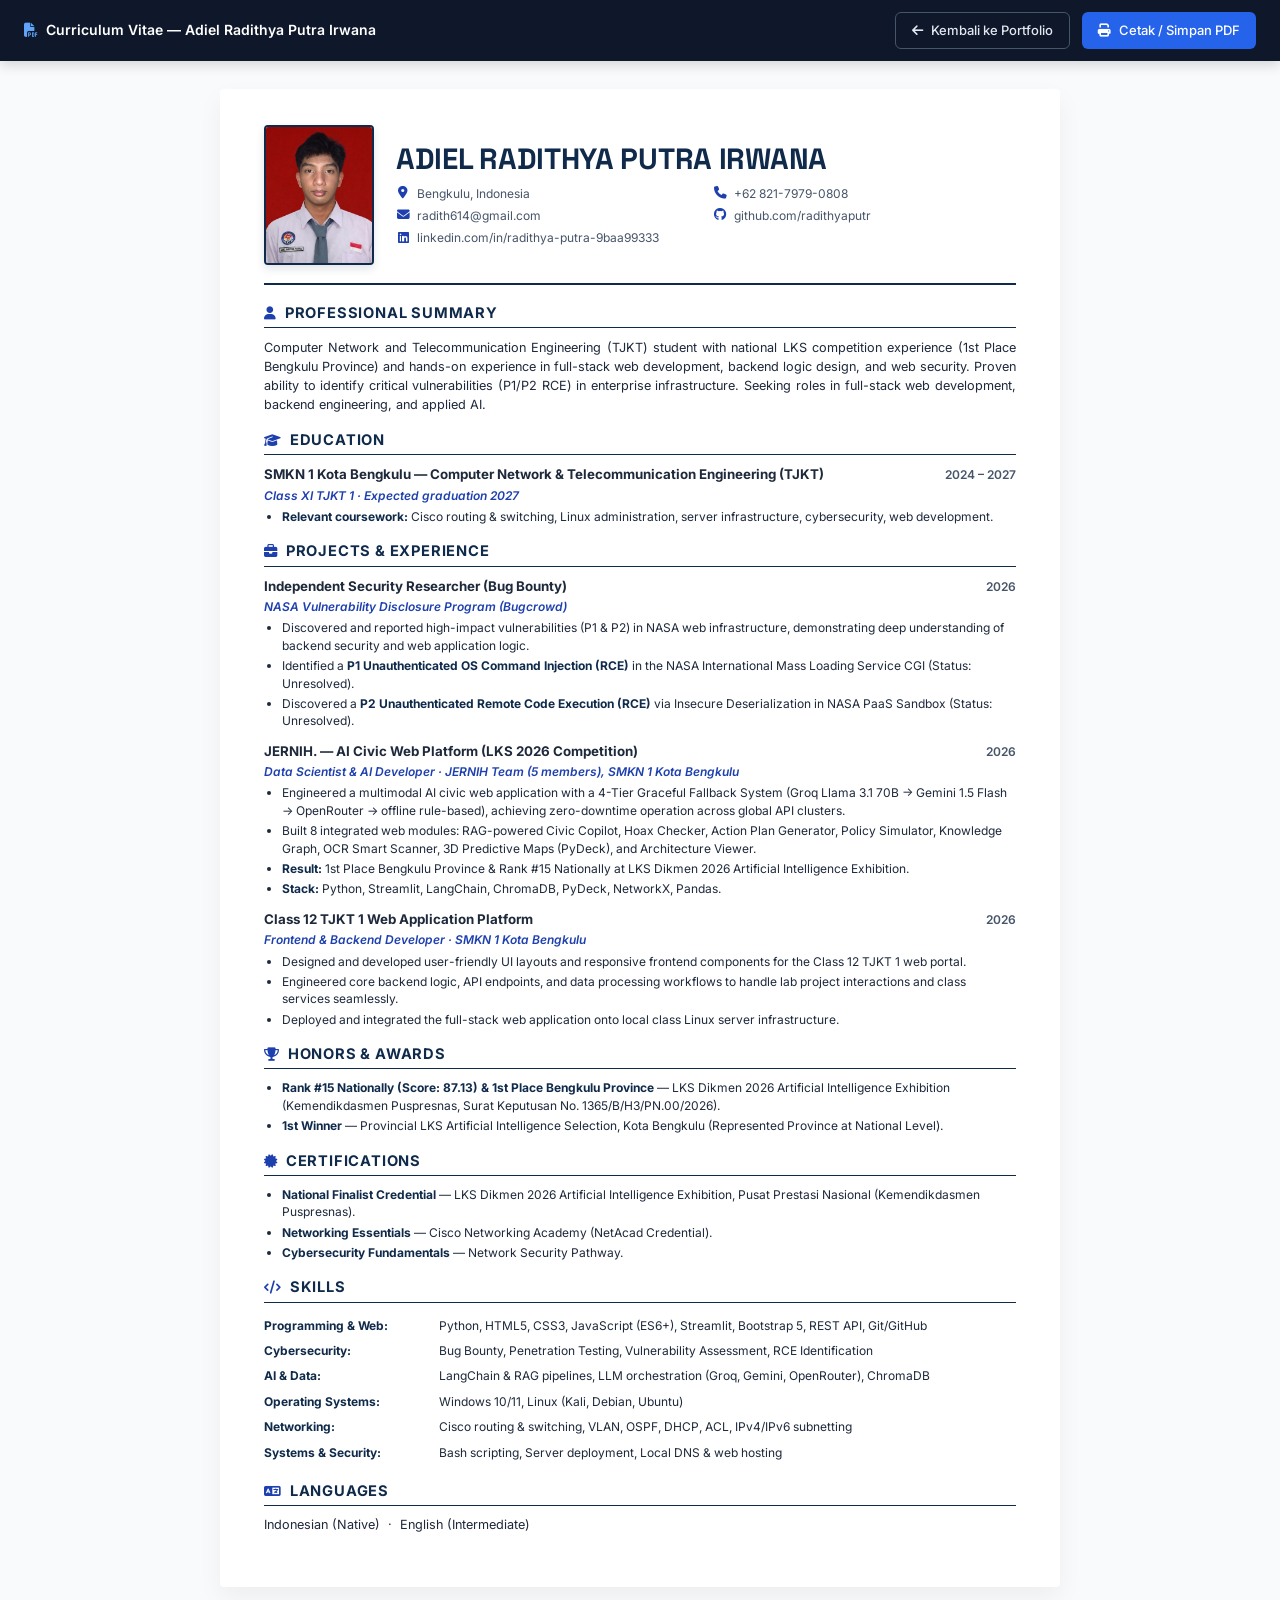
<file: assets/cv.html>
<!DOCTYPE html>
<html lang="en">

<head>
  <meta charset="UTF-8" />
  <meta name="viewport" content="width=device-width, initial-scale=1.0" />
  <title>Adiel Radithya Putra Irwana — Curriculum Vitae</title>

  <!-- Google Fonts: Inter & Space Grotesk -->
  <link rel="preconnect" href="https://fonts.googleapis.com">
  <link rel="preconnect" href="https://fonts.gstatic.com" crossorigin>
  <link href="https://fonts.googleapis.com/css2?family=Inter:wght@300;400;500;600;700&family=Space+Grotesk:wght@600;700&display=swap" rel="stylesheet">
  
  <!-- Font Awesome Icons -->
  <link rel="stylesheet" href="https://cdnjs.cloudflare.com/ajax/libs/font-awesome/6.5.2/css/all.min.css">

  <style>
    /* ============================================================
       FORMAL PROFESSIONAL CV STYLING — ATS & COMPETITION FRIENDLY
       Print: Ctrl+P -> Save as PDF -> A4
       ============================================================ */
    :root {
      --primary-color: #0f2a4a;
      --secondary-color: #1e40af;
      --accent-color: #2563eb;
      --text-dark: #1e293b;
      --text-muted: #475569;
      --bg-page: #f8fafc;
      --bg-card: #ffffff;
      --border-color: #cbd5e1;
    }

    * {
      box-sizing: border-box;
      margin: 0;
      padding: 0;
    }

    body {
      font-family: 'Inter', system-ui, -apple-system, BlinkMacSystemFont, "Segoe UI", Roboto, sans-serif;
      font-size: 10pt;
      color: var(--text-dark);
      background: var(--bg-page);
      line-height: 1.45;
      -webkit-print-color-adjust: exact;
      print-color-adjust: exact;
    }

    /* Top Navigation bar for Web View */
    .action-bar {
      position: sticky;
      top: 0;
      z-index: 100;
      background: #0f172a;
      padding: 12px 24px;
      display: flex;
      justify-content: space-between;
      align-items: center;
      box-shadow: 0 4px 12px rgba(0, 0, 0, 0.15);
    }

    .action-bar .brand {
      color: #ffffff;
      font-weight: 600;
      font-size: 14px;
      display: flex;
      align-items: center;
      gap: 8px;
    }

    .btn-group-actions {
      display: flex;
      gap: 12px;
    }

    .btn-action {
      background: #2563eb;
      color: #ffffff;
      border: none;
      border-radius: 6px;
      padding: 8px 16px;
      font-family: inherit;
      font-size: 13px;
      font-weight: 500;
      cursor: pointer;
      display: inline-flex;
      align-items: center;
      gap: 8px;
      text-decoration: none;
      transition: all 0.2s ease;
    }

    .btn-action:hover {
      background: #1d4ed8;
      transform: translateY(-1px);
    }

    .btn-action-outline {
      background: transparent;
      color: #e2e8f0;
      border: 1px solid #475569;
    }

    .btn-action-outline:hover {
      background: #1e293b;
      color: #ffffff;
      border-color: #94a3b8;
    }

    /* Main Container Page */
    .page {
      max-width: 840px;
      margin: 28px auto;
      background: var(--bg-card);
      padding: 36px 44px;
      box-shadow: 0 10px 25px rgba(0, 0, 0, 0.05);
      border-radius: 4px;
    }

    /* Header Section - Photo on LEFT */
    .header-container {
      display: flex;
      align-items: center;
      gap: 22px;
      padding-bottom: 18px;
      border-bottom: 2px solid var(--primary-color);
      margin-bottom: 18px;
    }

    /* Left Side: Photo Box */
    .photo-box {
      width: 110px;
      height: 140px;
      flex-shrink: 0;
      border: 2px solid var(--primary-color);
      border-radius: 4px;
      overflow: hidden;
      box-shadow: 0 4px 8px rgba(15, 42, 74, 0.12);
      background: #f1f5f9;
      display: flex;
      align-items: center;
      justify-content: center;
    }

    .photo-box img {
      width: 100%;
      height: 100%;
      object-fit: cover;
      object-position: center top;
    }

    /* Right Side: Header Info */
    .header-details {
      flex: 1;
    }

    .applicant-name {
      font-family: 'Space Grotesk', 'Inter', sans-serif;
      font-size: 22pt;
      font-weight: 700;
      color: var(--primary-color);
      letter-spacing: -0.3px;
      line-height: 1.15;
      margin-bottom: 8px;
      text-transform: uppercase;
    }

    .contact-grid {
      display: grid;
      grid-template-columns: repeat(2, minmax(0, 1fr));
      gap: 5px 14px;
      font-size: 9pt;
      color: var(--text-muted);
    }

    .contact-item {
      display: flex;
      align-items: center;
      gap: 7px;
    }

    .contact-item i {
      color: var(--secondary-color);
      width: 14px;
      text-align: center;
      font-size: 9.5pt;
    }

    .contact-item a {
      color: var(--text-muted);
      text-decoration: none;
    }

    .contact-item a:hover {
      color: var(--secondary-color);
      text-decoration: underline;
    }

    /* Section Styling */
    section {
      margin-bottom: 16px;
    }

    .section-title {
      font-size: 11pt;
      font-weight: 700;
      text-transform: uppercase;
      letter-spacing: 0.8px;
      color: var(--primary-color);
      border-bottom: 1.5px solid var(--primary-color);
      padding-bottom: 3px;
      margin-bottom: 10px;
      display: flex;
      align-items: center;
      gap: 8px;
    }

    .section-title i {
      font-size: 10pt;
      color: var(--secondary-color);
    }

    .summary-text {
      font-size: 9.5pt;
      color: var(--text-dark);
      text-align: justify;
      line-height: 1.5;
    }

    /* Entry Item styling */
    .entry-item {
      margin-bottom: 12px;
      page-break-inside: avoid;
    }

    .entry-header {
      display: flex;
      justify-content: space-between;
      align-items: baseline;
      gap: 16px;
      margin-bottom: 2px;
    }

    .entry-title {
      font-weight: 700;
      font-size: 10pt;
      color: var(--text-dark);
    }

    .entry-subtitle {
      font-weight: 600;
      font-style: italic;
      font-size: 9pt;
      color: var(--secondary-color);
      margin-bottom: 4px;
    }

    .entry-date {
      font-size: 9pt;
      font-weight: 600;
      color: var(--text-muted);
      white-space: nowrap;
    }

    /* Bullet lists */
    ul.bullet-list {
      margin-left: 18px;
      margin-top: 3px;
    }

    ul.bullet-list li {
      margin-bottom: 3px;
      font-size: 9pt;
      color: var(--text-dark);
      line-height: 1.45;
    }

    ul.bullet-list li strong {
      color: var(--primary-color);
    }

    /* Skills Table / List */
    .skills-table {
      width: 100%;
      border-collapse: collapse;
      font-size: 9pt;
    }

    .skills-table td {
      padding: 4px 8px 4px 0;
      vertical-align: top;
    }

    .skills-table td.skill-label {
      font-weight: 700;
      color: var(--primary-color);
      width: 175px;
      white-space: nowrap;
    }

    .skills-table td.skill-val {
      color: var(--text-dark);
    }

    /* Print Styles */
    @media print {
      body {
        background: #ffffff;
      }

      .action-bar {
        display: none !important;
      }

      .page {
        max-width: 100%;
        margin: 0;
        padding: 0;
        box-shadow: none;
        border-radius: 0;
      }

      @page {
        size: A4 portrait;
        margin: 10mm 14mm;
      }
    }
  </style>
</head>

<body>

  <!-- TOP ACTION BAR (For Web Navigation & Download) -->
  <div class="action-bar">
    <div class="brand">
      <i class="fa-solid fa-file-pdf" style="color: #60a5fa;"></i>
      <span>Curriculum Vitae — Adiel Radithya Putra Irwana</span>
    </div>
    <div class="btn-group-actions">
      <a href="../index.html" class="btn-action btn-action-outline">
        <i class="fa-solid fa-arrow-left"></i> Kembali ke Portfolio
      </a>
      <button class="btn-action" onclick="window.print()">
        <i class="fa-solid fa-print"></i> Cetak / Simpan PDF
      </button>
    </div>
  </div>

  <!-- MAIN CV PAGE CONTAINER -->
  <div class="page">

    <!-- HEADER WITH FORMAL PAS FOTO ON LEFT -->
    <header class="header-container">
      <!-- Formal Pas Foto (Left Side) -->
      <div class="photo-box" title="Pas Foto Formal Adiel Radithya Putra">
        <img src="pas-foto.jpg" alt="Adiel Radithya Putra Irwana — Pas Foto Formal" />
      </div>

      <!-- Contact & Name Details (Right Side) -->
      <div class="header-details">
        <h1 class="applicant-name">ADIEL RADITHYA PUTRA IRWANA</h1>
        
        <div class="contact-grid">
          <div class="contact-item">
            <i class="fa-solid fa-location-dot"></i>
            <span>Bengkulu, Indonesia</span>
          </div>
          <div class="contact-item">
            <i class="fa-solid fa-phone"></i>
            <span>+62 821-7979-0808</span>
          </div>
          <div class="contact-item">
            <i class="fa-solid fa-envelope"></i>
            <a href="mailto:radith614@gmail.com">radith614@gmail.com</a>
          </div>
          <div class="contact-item">
            <i class="fa-brands fa-github"></i>
            <a href="https://github.com/radithyaputr" target="_blank">github.com/radithyaputr</a>
          </div>
          <div class="contact-item" style="grid-column: span 2;">
            <i class="fa-brands fa-linkedin"></i>
            <a href="https://www.linkedin.com/in/radithya-putra-9baa99333" target="_blank">linkedin.com/in/radithya-putra-9baa99333</a>
          </div>
        </div>
      </div>
    </header>

    <!-- PROFESSIONAL SUMMARY -->
    <section>
      <div class="section-title">
        <i class="fa-solid fa-user"></i> PROFESSIONAL SUMMARY
      </div>
      <p class="summary-text">
        Computer Network and Telecommunication Engineering (TJKT) student with national LKS competition experience 
        (1st Place Bengkulu Province) and hands-on experience in full-stack web development, backend logic design, 
        and web security. Proven ability to identify critical vulnerabilities (P1/P2 RCE) in enterprise infrastructure. Seeking 
        roles in full-stack web development, backend engineering, and applied AI.
      </p>
    </section>

    <!-- EDUCATION -->
    <section>
      <div class="section-title">
        <i class="fa-solid fa-graduation-cap"></i> EDUCATION
      </div>
      <div class="entry-item">
        <div class="entry-header">
          <span class="entry-title">SMKN 1 Kota Bengkulu — Computer Network &amp; Telecommunication Engineering (TJKT)</span>
          <span class="entry-date">2024 – 2027</span>
        </div>
        <div class="entry-subtitle">Class XI TJKT 1 · Expected graduation 2027</div>
        <ul class="bullet-list">
          <li><strong>Relevant coursework:</strong> Cisco routing &amp; switching, Linux administration, server infrastructure, cybersecurity, web development.</li>
        </ul>
      </div>
    </section>

    <!-- PROJECTS & EXPERIENCE -->
    <section>
      <div class="section-title">
        <i class="fa-solid fa-briefcase"></i> PROJECTS &amp; EXPERIENCE
      </div>

      <!-- Project 1: Bug Bounty NASA -->
      <div class="entry-item">
        <div class="entry-header">
          <span class="entry-title">Independent Security Researcher (Bug Bounty)</span>
          <span class="entry-date">2026</span>
        </div>
        <div class="entry-subtitle">NASA Vulnerability Disclosure Program (Bugcrowd)</div>
        <ul class="bullet-list">
          <li>Discovered and reported high-impact vulnerabilities (P1 &amp; P2) in NASA web infrastructure, demonstrating deep understanding of backend security and web application logic.</li>
          <li>Identified a <strong>P1 Unauthenticated OS Command Injection (RCE)</strong> in the NASA International Mass Loading Service CGI (Status: Unresolved).</li>
          <li>Discovered a <strong>P2 Unauthenticated Remote Code Execution (RCE)</strong> via Insecure Deserialization in NASA PaaS Sandbox (Status: Unresolved).</li>
        </ul>
      </div>

      <!-- Project 2: JERNIH AI -->
      <div class="entry-item">
        <div class="entry-header">
          <span class="entry-title">JERNIH. — AI Civic Web Platform (LKS 2026 Competition)</span>
          <span class="entry-date">2026</span>
        </div>
        <div class="entry-subtitle">Data Scientist &amp; AI Developer · JERNIH Team (5 members), SMKN 1 Kota Bengkulu</div>
        <ul class="bullet-list">
          <li>Engineered a multimodal AI civic web application with a 4-Tier Graceful Fallback System (Groq Llama 3.1 70B → Gemini 1.5 Flash → OpenRouter → offline rule-based), achieving zero-downtime operation across global API clusters.</li>
          <li>Built 8 integrated web modules: RAG-powered Civic Copilot, Hoax Checker, Action Plan Generator, Policy Simulator, Knowledge Graph, OCR Smart Scanner, 3D Predictive Maps (PyDeck), and Architecture Viewer.</li>
          <li><strong>Result:</strong> 1st Place Bengkulu Province &amp; Rank #15 Nationally at LKS Dikmen 2026 Artificial Intelligence Exhibition.</li>
          <li><strong>Stack:</strong> Python, Streamlit, LangChain, ChromaDB, PyDeck, NetworkX, Pandas.</li>
        </ul>
      </div>

      <!-- Project 3: Class 12 Web Platform -->
      <div class="entry-item">
        <div class="entry-header">
          <span class="entry-title">Class 12 TJKT 1 Web Application Platform</span>
          <span class="entry-date">2026</span>
        </div>
        <div class="entry-subtitle">Frontend &amp; Backend Developer · SMKN 1 Kota Bengkulu</div>
        <ul class="bullet-list">
          <li>Designed and developed user-friendly UI layouts and responsive frontend components for the Class 12 TJKT 1 web portal.</li>
          <li>Engineered core backend logic, API endpoints, and data processing workflows to handle lab project interactions and class services seamlessly.</li>
          <li>Deployed and integrated the full-stack web application onto local class Linux server infrastructure.</li>
        </ul>
      </div>
    </section>

    <!-- HONORS & AWARDS -->
    <section>
      <div class="section-title">
        <i class="fa-solid fa-trophy"></i> HONORS &amp; AWARDS
      </div>
      <ul class="bullet-list">
        <li><strong>Rank #15 Nationally (Score: 87.13) &amp; 1st Place Bengkulu Province</strong> — LKS Dikmen 2026 Artificial Intelligence Exhibition (Kemendikdasmen Puspresnas, Surat Keputusan No. 1365/B/H3/PN.00/2026).</li>
        <li><strong>1st Winner</strong> — Provincial LKS Artificial Intelligence Selection, Kota Bengkulu (Represented Province at National Level).</li>
      </ul>
    </section>

    <!-- CERTIFICATIONS -->
    <section>
      <div class="section-title">
        <i class="fa-solid fa-certificate"></i> CERTIFICATIONS
      </div>
      <ul class="bullet-list">
        <li><strong>National Finalist Credential</strong> — LKS Dikmen 2026 Artificial Intelligence Exhibition, Pusat Prestasi Nasional (Kemendikdasmen Puspresnas).</li>
        <li><strong>Networking Essentials</strong> — Cisco Networking Academy (NetAcad Credential).</li>
        <li><strong>Cybersecurity Fundamentals</strong> — Network Security Pathway.</li>
      </ul>
    </section>

    <!-- SKILLS -->
    <section>
      <div class="section-title">
        <i class="fa-solid fa-code"></i> SKILLS
      </div>
      <table class="skills-table">
        <tr>
          <td class="skill-label">Programming &amp; Web:</td>
          <td class="skill-val">Python, HTML5, CSS3, JavaScript (ES6+), Streamlit, Bootstrap 5, REST API, Git/GitHub</td>
        </tr>
        <tr>
          <td class="skill-label">Cybersecurity:</td>
          <td class="skill-val">Bug Bounty, Penetration Testing, Vulnerability Assessment, RCE Identification</td>
        </tr>
        <tr>
          <td class="skill-label">AI &amp; Data:</td>
          <td class="skill-val">LangChain &amp; RAG pipelines, LLM orchestration (Groq, Gemini, OpenRouter), ChromaDB</td>
        </tr>
        <tr>
          <td class="skill-label">Operating Systems:</td>
          <td class="skill-val">Windows 10/11, Linux (Kali, Debian, Ubuntu)</td>
        </tr>
        <tr>
          <td class="skill-label">Networking:</td>
          <td class="skill-val">Cisco routing &amp; switching, VLAN, OSPF, DHCP, ACL, IPv4/IPv6 subnetting</td>
        </tr>
        <tr>
          <td class="skill-label">Systems &amp; Security:</td>
          <td class="skill-val">Bash scripting, Server deployment, Local DNS &amp; web hosting</td>
        </tr>
      </table>
    </section>

    <!-- LANGUAGES -->
    <section>
      <div class="section-title">
        <i class="fa-solid fa-language"></i> LANGUAGES
      </div>
      <p style="font-size: 9.5pt; color: var(--text-dark);">
        Indonesian (Native) &nbsp;·&nbsp; English (Intermediate)
      </p>
    </section>

  </div>

</body>

</html>
</file>
